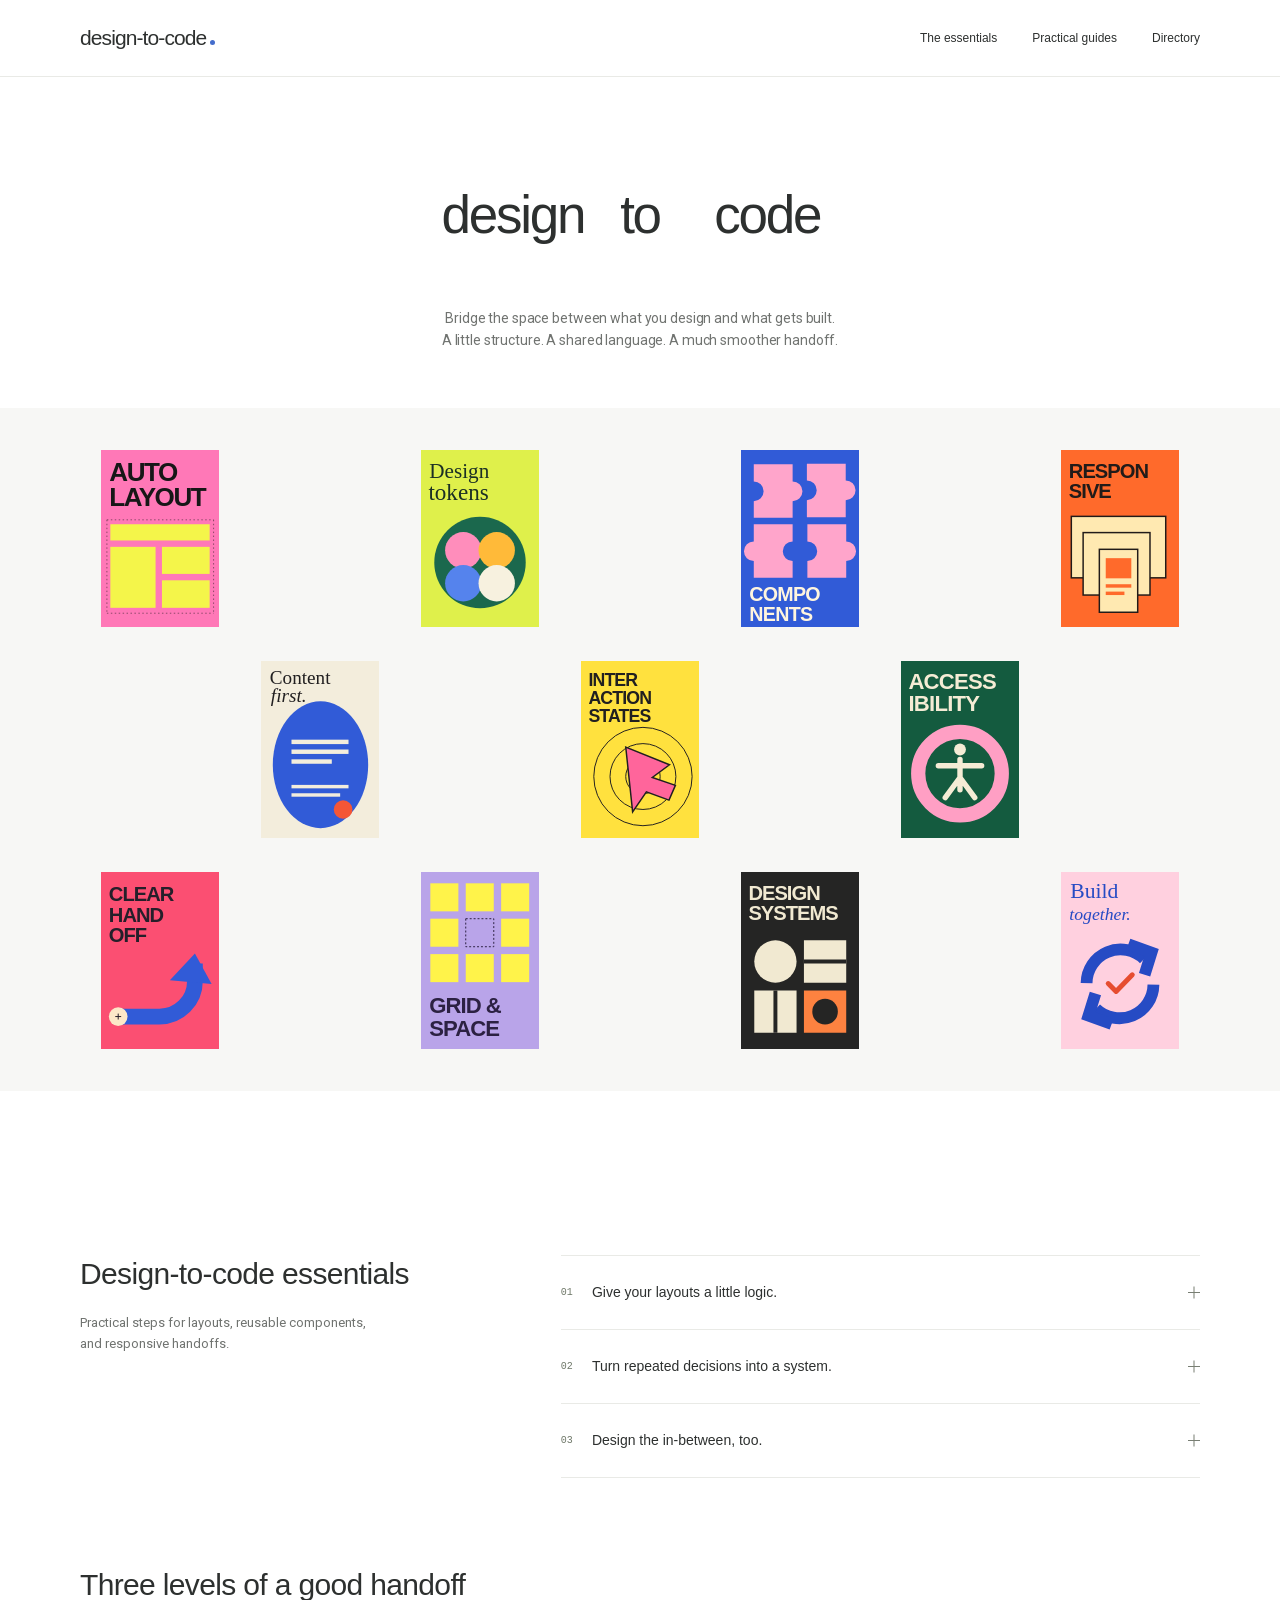
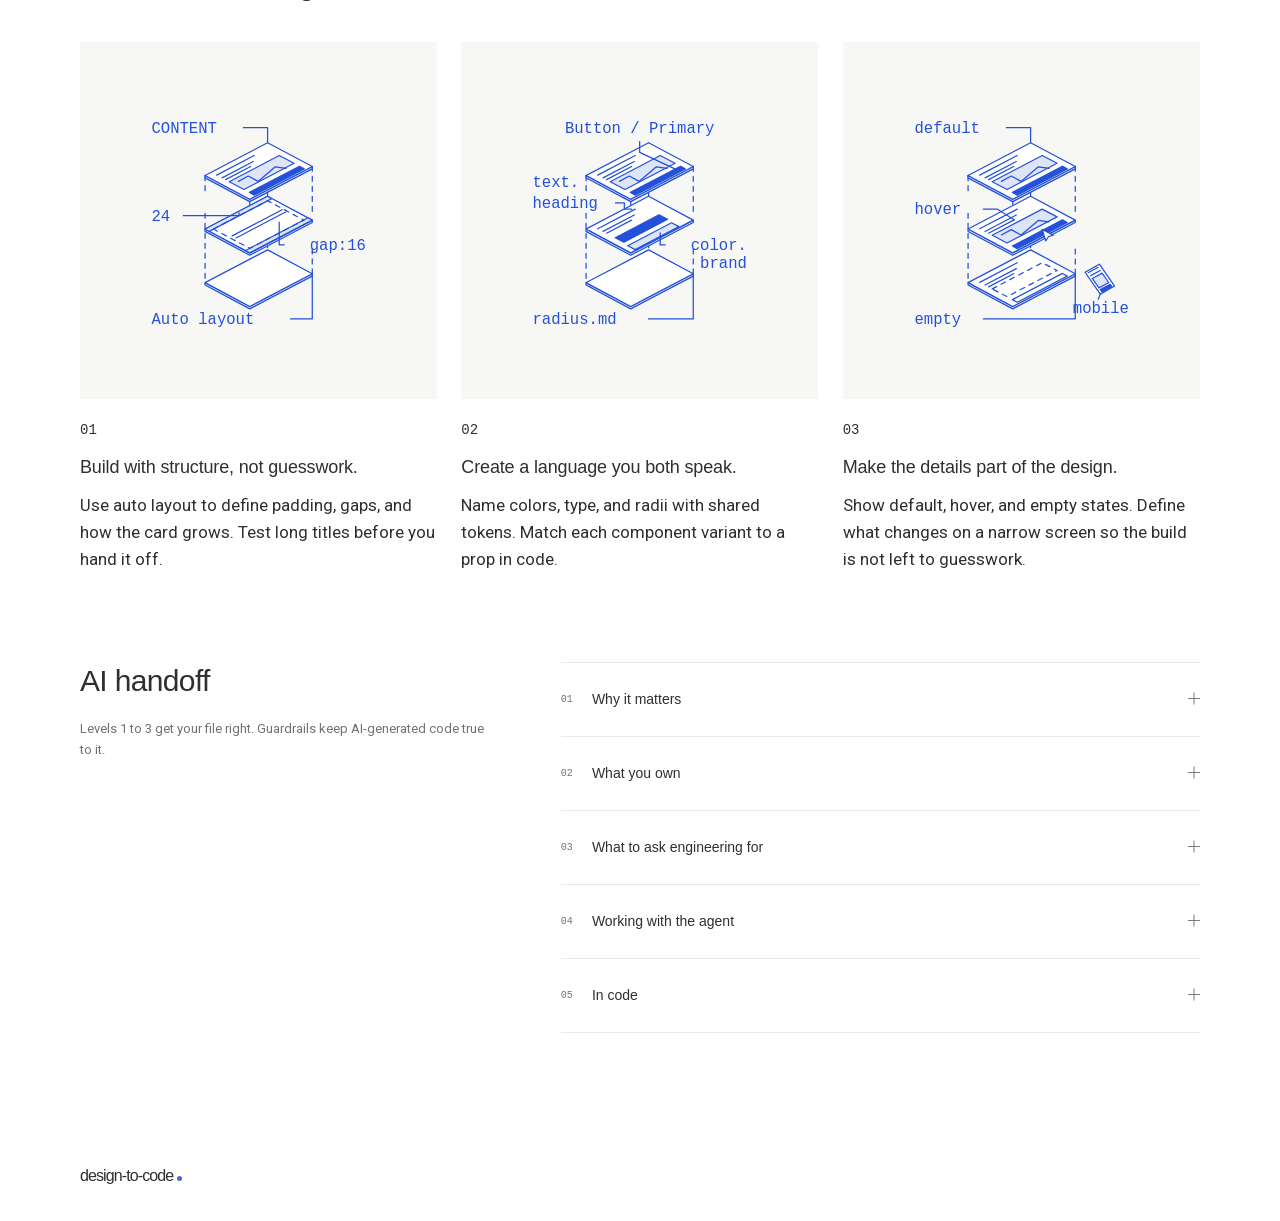
<file: index.html>
<!doctype html>
<html lang="en">
<head>
  <meta charset="utf-8">
  <meta name="viewport" content="width=device-width, initial-scale=1">
  <meta name="description" content="Practical guidance for designers on structured layouts, reusable components, and thoughtful handoffs that translate beautifully into code.">
  <meta name="theme-color" content="#ffffff">
  <title>design-to-code — A guide for designers</title>
  <link rel="stylesheet" href="styles.css">
  <link rel="stylesheet" href="handoff.css">
  <script src="script.js" defer></script>
  <script src="books.js" defer></script>
</head>
<body class="learning-page">
  <a class="skip-link" href="#main">Skip to content</a>
  <header class="site-header">
    <nav class="navigation container" aria-label="Main navigation">
      <a class="wordmark" href="#top" aria-label="design-to-code home">design-to-code<span class="wordmark-dot" aria-hidden="true"></span></a>
      <div class="nav-links">
        <a href="#principles">The essentials</a>
        <a href="#guides">Practical guides</a>
        <a class="directory-link" href="directory.html">Directory</a>
      </div>
    </nav>
  </header>
  <main id="main">
    <section class="introduction container" id="top" aria-labelledby="hero-title">
      <h1 id="hero-title" class="animated-title">
        <span class="visually-hidden">design to code</span>
        <span class="hero-words" aria-hidden="true">
          <span class="hero-word hero-word-design">design</span>
          <span class="hero-word hero-word-to">to</span>
          <span class="hero-word hero-word-code">code</span>
        </span>
      </h1>
      <p class="hero-description">Bridge the space between what you design and what gets built.<br class="desktop-break"> A little structure. A shared language. A much smoother handoff.</p>
    </section>

    <section class="cover-gallery" aria-label="Design-to-code visual library">
      <div class="cover-gallery-grid container">
        <figure class="cover-tile"><button class="cover-button" type="button" data-book="auto-layout" aria-label="Open Auto layout"><span class="book-cover"><img src="assets/covers/auto-layout.svg" width="240" height="360" alt="Auto layout: structured rows, columns, and spacing"></span></button></figure>
        <figure class="cover-tile"><button class="cover-button" type="button" data-book="design-tokens" aria-label="Open Design tokens"><span class="book-cover"><img src="assets/covers/design-tokens.svg" width="240" height="360" alt="Design tokens: shared colors and visual foundations"></span></button></figure>
        <figure class="cover-tile"><button class="cover-button" type="button" data-book="components" aria-label="Open Components"><span class="book-cover"><img src="assets/covers/components.svg" width="240" height="360" alt="Components: reusable interface building blocks"></span></button></figure>
        <figure class="cover-tile"><button class="cover-button" type="button" data-book="responsive" aria-label="Open Responsive design"><span class="book-cover"><img src="assets/covers/responsive.svg" width="240" height="360" alt="Responsive design: layouts that adapt to different screens"></span></button></figure>
        <figure class="cover-tile"><button class="cover-button" type="button" data-book="content-first" aria-label="Open Content first"><span class="book-cover"><img src="assets/covers/content-first.svg" width="240" height="360" alt="Content first: design with realistic text and imagery"></span></button></figure>
        <figure class="cover-tile"><button class="cover-button" type="button" data-book="interaction-states" aria-label="Open Interaction states"><span class="book-cover"><img src="assets/covers/interaction-states.svg" width="240" height="360" alt="Interaction states: show how controls behave"></span></button></figure>
        <figure class="cover-tile"><button class="cover-button" type="button" data-book="accessibility" aria-label="Open Accessibility"><span class="book-cover"><img src="assets/covers/accessibility.svg" width="240" height="360" alt="Accessibility: make interfaces work for everyone"></span></button></figure>
        <figure class="cover-tile"><button class="cover-button" type="button" data-book="clear-handoff" aria-label="Open Clear handoff"><span class="book-cover"><img src="assets/covers/clear-handoff.svg" width="240" height="360" alt="Clear handoff: communicate intent to developers"></span></button></figure>
        <figure class="cover-tile"><button class="cover-button" type="button" data-book="grid-space" aria-label="Open Grid and space"><span class="book-cover"><img src="assets/covers/grid-space.svg" width="240" height="360" alt="Grid and space: organize visual relationships"></span></button></figure>
        <figure class="cover-tile"><button class="cover-button" type="button" data-book="design-systems" aria-label="Open Design systems"><span class="book-cover"><img src="assets/covers/design-systems.svg" width="240" height="360" alt="Design systems: connected components and conventions"></span></button></figure>
        <figure class="cover-tile"><button class="cover-button" type="button" data-book="build-together" aria-label="Open Build together"><span class="book-cover"><img src="assets/covers/build-together.svg" width="240" height="360" alt="Build together: review the implementation collaboratively"></span></button></figure>
      </div>
    </section>

    <dialog class="book-reader" id="book-reader" aria-labelledby="reader-title" aria-describedby="reader-intro">
      <div class="reader-toolbar"><button id="close-reader" class="reader-close" type="button" autofocus>Close <span aria-hidden="true">×</span></button></div>
      <div class="reader-spread">
        <div class="reader-cover-page"><img id="reader-cover" width="240" height="360" alt=""></div>
        <div class="reader-content">
          <h2 id="reader-title"></h2>
          <p id="reader-intro"></p>
          <h3>Put it into practice</h3>
          <ul id="reader-lessons"></ul>
          <div class="reader-exercise"><h3>Try it in your next design</h3><p id="reader-exercise"></p></div>
        </div>
      </div>
    </dialog>

    <section class="guides container" id="guides" aria-labelledby="guides-title">
      <div class="section-heading">
        <h2 id="guides-title">Design-to-code essentials</h2>
        <p>Practical steps for layouts, reusable components,<br>and responsive handoffs.</p>
      </div>
      <div class="guide-list">
        <details class="guide" id="layout-guide">
          <summary><span class="guide-number">01</span><span>Give your layouts a little logic.</span><span class="expand-icon" aria-hidden="true"></span></summary>
          <div class="guide-content">
            <p>A layout should explain how elements relate, not just where they sit in one screenshot.</p>
            <ul>
              <li>Use auto layout for rows, stacks, and repeated content. Define padding, gaps, alignment, and wrapping instead of positioning every element manually.</li>
              <li>Choose fixed, fill, or content-sized dimensions intentionally. Show what grows when text wraps and what stays aligned.</li>
              <li>Name layers by their role, such as Product card or Primary action, and keep the hierarchy close to the interface's structure.</li>
            </ul>
            <p class="try-it"><strong>Try this:</strong> Replace a short heading with a long one. Does the card grow naturally without overlapping its neighbors?</p>
          </div>
        </details>
        <details class="guide" id="components-guide">
          <summary><span class="guide-number">02</span><span>Turn repeated decisions into a system.</span><span class="expand-icon" aria-hidden="true"></span></summary>
          <div class="guide-content">
            <p>Consistency works best when design and code share the same building blocks.</p>
            <ul>
              <li>Use components for repeated patterns. Define variants for meaningful differences, such as size and state, instead of detaching every instance.</li>
              <li>Use semantic tokens for colors, type, spacing, and radii. A name like <code>color.text.secondary</code> communicates intent better than a hex value.</li>
              <li>Agree on component and token names with developers. Check the existing code library before designing a new version of something it already supports.</li>
            </ul>
            <p class="try-it"><strong>Try this:</strong> Change your primary color token. Every primary action should update without editing individual screens.</p>
          </div>
        </details>
        <details class="guide" id="handoff-guide">
          <summary><span class="guide-number">03</span><span>Design the in-between, too.</span><span class="expand-icon" aria-hidden="true"></span></summary>
          <div class="guide-content">
            <p>The happy path is only one part of a working interface. Make the rest explicit.</p>
            <ul>
              <li>Show narrow and wide layouts, then describe what stacks, wraps, hides, or scrolls between them. Choose breakpoints based on when content stops fitting.</li>
              <li>Include focus, hover, disabled, loading, empty, error, and success states where relevant. Note keyboard behavior, labels, and accessible contrast.</li>
              <li>Use realistic content, including long text and missing images. Document interactions, export required assets, and review the built page together.</li>
            </ul>
            <p class="try-it"><strong>Try this:</strong> Walk through the interface using only a keyboard. Can you reach every action and always tell where focus is?</p>
          </div>
        </details>
      </div>
    </section>

    <section class="principles container handoff-levels" id="principles" aria-labelledby="levels-title">
      <h2 class="principles-title" id="levels-title">Three levels of a good handoff</h2>
      <article class="principle">
        <a class="handoff-poster structure-poster" href="#layout-guide" aria-label="Read the guide to structured layouts">
          <svg viewBox="0 0 560 560" role="img" aria-labelledby="structure-art-title structure-art-desc">
            <title id="structure-art-title">Exploded diagram of a structured UI card</title>
            <desc id="structure-art-desc">Blue axonometric layers separate the card's content, padding and gaps, and auto layout frame. Dashed alignment guides connect the layers.</desc>
            <rect class="handoff-canvas" width="560" height="560" fill="#f7f7f5" aria-hidden="true"/>
            <defs>
              <symbol id="handoff-ui-plane" viewBox="0 0 360 198" overflow="visible">
                <path class="diagram-shape diagram-tint" d="M0 110 150 190 360 80V88L150 198 0 118Z"/>
                <path class="diagram-shape diagram-paper" d="M0 110 210 0 360 80 150 190Z"/>
              </symbol>
              <symbol id="handoff-ui-content" viewBox="0 0 360 198" overflow="visible">
                <use href="#handoff-ui-plane" width="360" height="198"/>
                <path class="diagram-shape" d="M39 109 165 43M57 118 162 63M69 124 153 80"/>
                <path class="diagram-shape diagram-tint" d="M81 131 249 43 299 69 131 157Z"/>
                <path class="diagram-shape" d="M112 130 145 112 178 130 236 81 272 86"/>
                <path class="diagram-shape diagram-accent" d="M149 167 317 79 333 88 165 176Z"/>
              </symbol>
              <symbol id="handoff-alignment" viewBox="0 0 560 560" overflow="visible">
                <path class="diagram-shape diagram-dashed" d="M184 166V200M184 250V406M324 92V332M424 145V250M424 330V386M284 219V459"/>
              </symbol>
            </defs>
            <g class="poster-artwork">
              <g class="diagram-layers" transform="translate(67.2 93.4) scale(.7)">
                <g class="diagram-motion diagram-guides">
                  <use href="#handoff-alignment" width="560" height="560"/>
                </g>
                <use data-primary-card href="#handoff-ui-plane" x="184" y="332" width="240" height="132"/>
                <g class="diagram-motion diagram-layer-middle">
                  <use href="#handoff-ui-plane" x="184" y="212" width="240" height="132"/>
                  <g transform="translate(184 212) scale(.6666667)">
                    <path class="diagram-shape diagram-tint" d="M0 110 210 0 224 8 14 118ZM150 190 360 80 346 72 136 182Z"/>
                    <path class="diagram-shape diagram-dashed" d="M28 110 210 15 332 80 150 175Z"/>
                    <path class="diagram-shape" d="M91 133 259 45M104 140 272 52"/>
                  </g>
                </g>
                <g class="diagram-motion diagram-layer-top">
                  <use href="#handoff-ui-content" x="184" y="92" width="240" height="132"/>
                </g>
              </g>
              <g class="diagram-motion diagram-note-top">
                <path class="diagram-shape" d="M256 134H294V157.8"/>
                <text x="112" y="142">CONTENT</text>
              </g>
              <g class="diagram-motion diagram-note-middle">
                <path class="diagram-shape" d="M162 272H249.2V267.7M320 318H312.2V282.4"/>
                <text x="112" y="280">24</text>
                <text x="448" y="326" text-anchor="end">gap:16</text>
              </g>
              <path class="diagram-shape" d="M330 434H364V362.9"/>
              <text x="112" y="442">Auto layout</text>
            </g>
          </svg>
        </a>
        <div class="card-copy">
          <p class="level-number" aria-label="Level 1">01</p>
          <h3><a href="#layout-guide">Build with structure, not guesswork.</a></h3>
          <p>Use auto layout to define padding, gaps, and how the card grows. Test long titles before you hand it off.</p>
        </div>
      </article>
      <article class="principle">
        <a class="handoff-poster tokens-poster" href="#components-guide" aria-label="Read the guide to components and design tokens">
          <svg viewBox="0 0 560 560" role="img" aria-labelledby="tokens-art-title tokens-art-desc">
            <title id="tokens-art-title">Exploded diagram of components and shared tokens</title>
            <desc id="tokens-art-desc">The same blue UI assembly separates a reusable component, its heading and brand tokens, and a shared base with a radius token.</desc>
            <rect class="handoff-canvas" width="560" height="560" fill="#f7f7f5" aria-hidden="true"/>
            <g class="poster-artwork">
              <g class="diagram-layers" transform="translate(67.2 93.4) scale(.7)">
                <g class="diagram-motion diagram-guides">
                  <use href="#handoff-alignment" width="560" height="560"/>
                </g>
                <use data-primary-card href="#handoff-ui-plane" x="184" y="332" width="240" height="132"/>
                <g class="diagram-motion diagram-layer-middle">
                  <use href="#handoff-ui-plane" x="184" y="212" width="240" height="132"/>
                  <g transform="translate(184 212) scale(.6666667)">
                    <path class="diagram-shape" d="M39 109 165 43M57 118 162 63M69 124 153 80"/>
                    <path class="diagram-shape diagram-accent" d="M98 139 245 62 274 77 127 154Z"/>
                    <path class="diagram-shape diagram-tint" d="M140 166 287 89 312 102 165 179Z"/>
                  </g>
                </g>
                <g class="diagram-motion diagram-layer-top">
                  <use href="#handoff-ui-content" x="184" y="92" width="240" height="132"/>
                </g>
              </g>
              <g class="diagram-motion diagram-note-top">
                <path class="diagram-shape" d="M280 156V173L340.2 201.2"/>
                <text x="280" y="142" text-anchor="middle">Button / Primary</text>
              </g>
              <g class="diagram-motion diagram-note-middle">
                <path class="diagram-shape" d="M242 252H256V262.1H267.4M320 318H312.2V299.2"/>
                <text x="112" y="228"><tspan>text.</tspan><tspan x="112" dy="32">heading</tspan></text>
                <text x="448" y="326" text-anchor="end"><tspan>color.</tspan><tspan x="448" dy="28">brand</tspan></text>
              </g>
              <path class="diagram-shape" d="M294 434H364V362.9"/>
              <text x="112" y="442">radius.md</text>
            </g>
          </svg>
        </a>
        <div class="card-copy">
          <p class="level-number" aria-label="Level 2">02</p>
          <h3><a href="#components-guide">Create a language you both speak.</a></h3>
          <p>Name colors, type, and radii with shared tokens. Match each component variant to a prop in code.</p>
        </div>
      </article>
      <article class="principle">
        <a class="handoff-poster states-poster" href="#handoff-guide" aria-label="Read the guide to responsive behavior and handoff">
          <svg viewBox="0 0 560 560" role="img" aria-labelledby="states-art-title states-art-desc">
            <title id="states-art-title">Exploded diagram of states and responsive behavior</title>
            <desc id="states-art-desc">Blue layers show the same card in default, hover with a cursor, and empty states. A narrow mobile layout sits beside the assembly with its own annotation.</desc>
            <rect class="handoff-canvas" width="560" height="560" fill="#f7f7f5" aria-hidden="true"/>
            <g class="poster-artwork">
              <g class="diagram-layers" transform="translate(67.2 93.4) scale(.7)">
                <g class="diagram-motion diagram-guides">
                  <use href="#handoff-alignment" width="560" height="560"/>
                </g>
                <use data-primary-card href="#handoff-ui-plane" x="184" y="332" width="240" height="132"/>
                <g transform="translate(184 332) scale(.6666667)">
                  <path class="diagram-shape" d="M39 109 165 43M57 118 162 63M69 124 153 80"/>
                  <path class="diagram-shape diagram-dashed" d="M81 131 249 43 299 69 131 157Z"/>
                  <path class="diagram-shape" d="M149 167 317 79 333 88 165 176Z"/>
                </g>
                <g class="diagram-motion diagram-layer-middle">
                  <use href="#handoff-ui-content" x="184" y="212" width="240" height="132"/>
                  <path class="diagram-shape diagram-paper" d="m350 286 8 26 6-10 11-3z"/>
                </g>
                <g class="diagram-motion diagram-layer-top">
                  <use href="#handoff-ui-content" x="184" y="92" width="240" height="132"/>
                </g>
                <path class="diagram-shape diagram-paper" d="M446 382 478 364 512 413 480 431Z"/>
                <path class="diagram-shape" d="M453 383 475 371M458 390 480 378"/>
                <path class="diagram-shape diagram-tint" d="M462 396 484 384 499 405 477 417Z"/>
                <path class="diagram-shape diagram-accent" d="M480 421 502 409 506 414 484 426Z"/>
              </g>
              <g class="diagram-motion diagram-note-top">
                <path class="diagram-shape" d="M256 134H294V157.8"/>
                <text x="112" y="142">default</text>
              </g>
              <g class="diagram-motion diagram-note-middle">
                <path class="diagram-shape" d="M220 262H242L268.8 278.9"/>
                <text x="112" y="270">hover</text>
              </g>
              <path class="diagram-shape" d="M220 434H364V362.9M400 403.1L403.2 395.1"/>
              <text x="112" y="442">empty</text>
              <text x="448" y="424" text-anchor="end">mobile</text>
            </g>
          </svg>
        </a>
        <div class="card-copy">
          <p class="level-number" aria-label="Level 3">03</p>
          <h3><a href="#handoff-guide">Make the details part of the design.</a></h3>
          <p>Show default, hover, and empty states. Define what changes on a narrow screen so the build is not left to guesswork.</p>
        </div>
      </article>
    </section>
    <section class="guides ai-handoff container" id="ai-handoff" aria-labelledby="ai-handoff-title">
      <div class="section-heading">
        <h2 id="ai-handoff-title">AI handoff</h2>
        <p>Levels 1 to 3 get your file right. Guardrails keep AI-generated code true to it.</p>
      </div>
      <div class="guide-list">
        <details class="guide" id="ai-why">
          <summary><span class="guide-number">01</span><span>Why it matters</span><span class="expand-icon" aria-hidden="true"></span></summary>
          <div class="guide-content">
            <p>AI coding tools copy whatever structure you give them. A messy file gets messy code, faster. Guardrails make the model follow your system instead of improvising.</p>
          </div>
        </details>
        <details class="guide" id="ai-design">
          <summary><span class="guide-number">02</span><span>What you own</span><span class="expand-icon" aria-hidden="true"></span></summary>
          <div class="guide-content">
            <ul>
              <li>Auto layout and variables in the Figma file.</li>
              <li>Component variants that match the props in code.</li>
              <li>Code Connect mappings between Figma components and code.</li>
              <li>A one-line use when / don't use when note on each component.</li>
            </ul>
          </div>
        </details>
        <details class="guide" id="ai-engineering">
          <summary><span class="guide-number">03</span><span>What to ask engineering for</span><span class="expand-icon" aria-hidden="true"></span></summary>
          <div class="guide-content">
            <ul>
              <li>A rules file at the repo root, such as <code>CLAUDE.md</code> or <code>AGENTS.md</code>, or project rules in <code>.cursor/rules</code>.</li>
              <li>Tokens exported as code, with shared names for colors, spacing, and type.</li>
              <li>Lint rules that ban hardcoded colors and spacing, with violations failing the build in CI.</li>
              <li>A Tailwind theme or configuration locked to those tokens.</li>
            </ul>
          </div>
        </details>
        <details class="guide" id="ai-workflow">
          <summary><span class="guide-number">04</span><span>Working with the agent</span><span class="expand-icon" aria-hidden="true"></span></summary>
          <div class="guide-content">
            <ol>
              <li>Work on one frame at a time.</li>
              <li>Ask for a plan listing components and gaps before it codes.</li>
              <li>Have it screenshot its output and compare it to the Figma frame.</li>
              <li>Review every change as a pull request.</li>
            </ol>
          </div>
        </details>
        <details class="guide" id="ai-code-guide">
          <summary><span class="guide-number">05</span><span>In code</span><span class="expand-icon" aria-hidden="true"></span></summary>
          <div class="guide-content">
            <p>Use this sample as a starting point for <code>CLAUDE.md</code>. Adapt the paths and token names to your repository.</p>
            <div class="ai-code">
              <div class="ai-code-toolbar"><span>CLAUDE.md</span><button class="copy-rules" id="copy-ai-rules" type="button" aria-describedby="copy-ai-rules-status">Copy rules</button></div>
              <pre><code id="ai-rules"># UI implementation rules
Use only components from /components/ui.
Use the design tokens exported from tokens.ts.
Never hardcode colors, spacing, or font sizes.
Match component variants to documented props.
If no component fits, stop and ask.
Do not use inline styles.
Do not add dependencies without asking.
Implement one Figma frame at a time.
Before coding, list the components and gaps in a plan.
Screenshot the result and compare it with the Figma frame.
Submit every change for review as a pull request.</code></pre>
            </div>
            <p class="copy-rules-status" id="copy-ai-rules-status" role="status" aria-live="polite"></p>
            <p class="try-it"><strong>Try this:</strong> Give the same Figma frame to an AI tool with and without the rules file. Compare which components and values each version used.</p>
          </div>
        </details>
      </div>
    </section>
  </main>
  <footer class="site-footer container">
    <a class="wordmark" href="#top">design-to-code<span class="wordmark-dot" aria-hidden="true"></span></a>
  </footer>
</body>
</html>
</file>
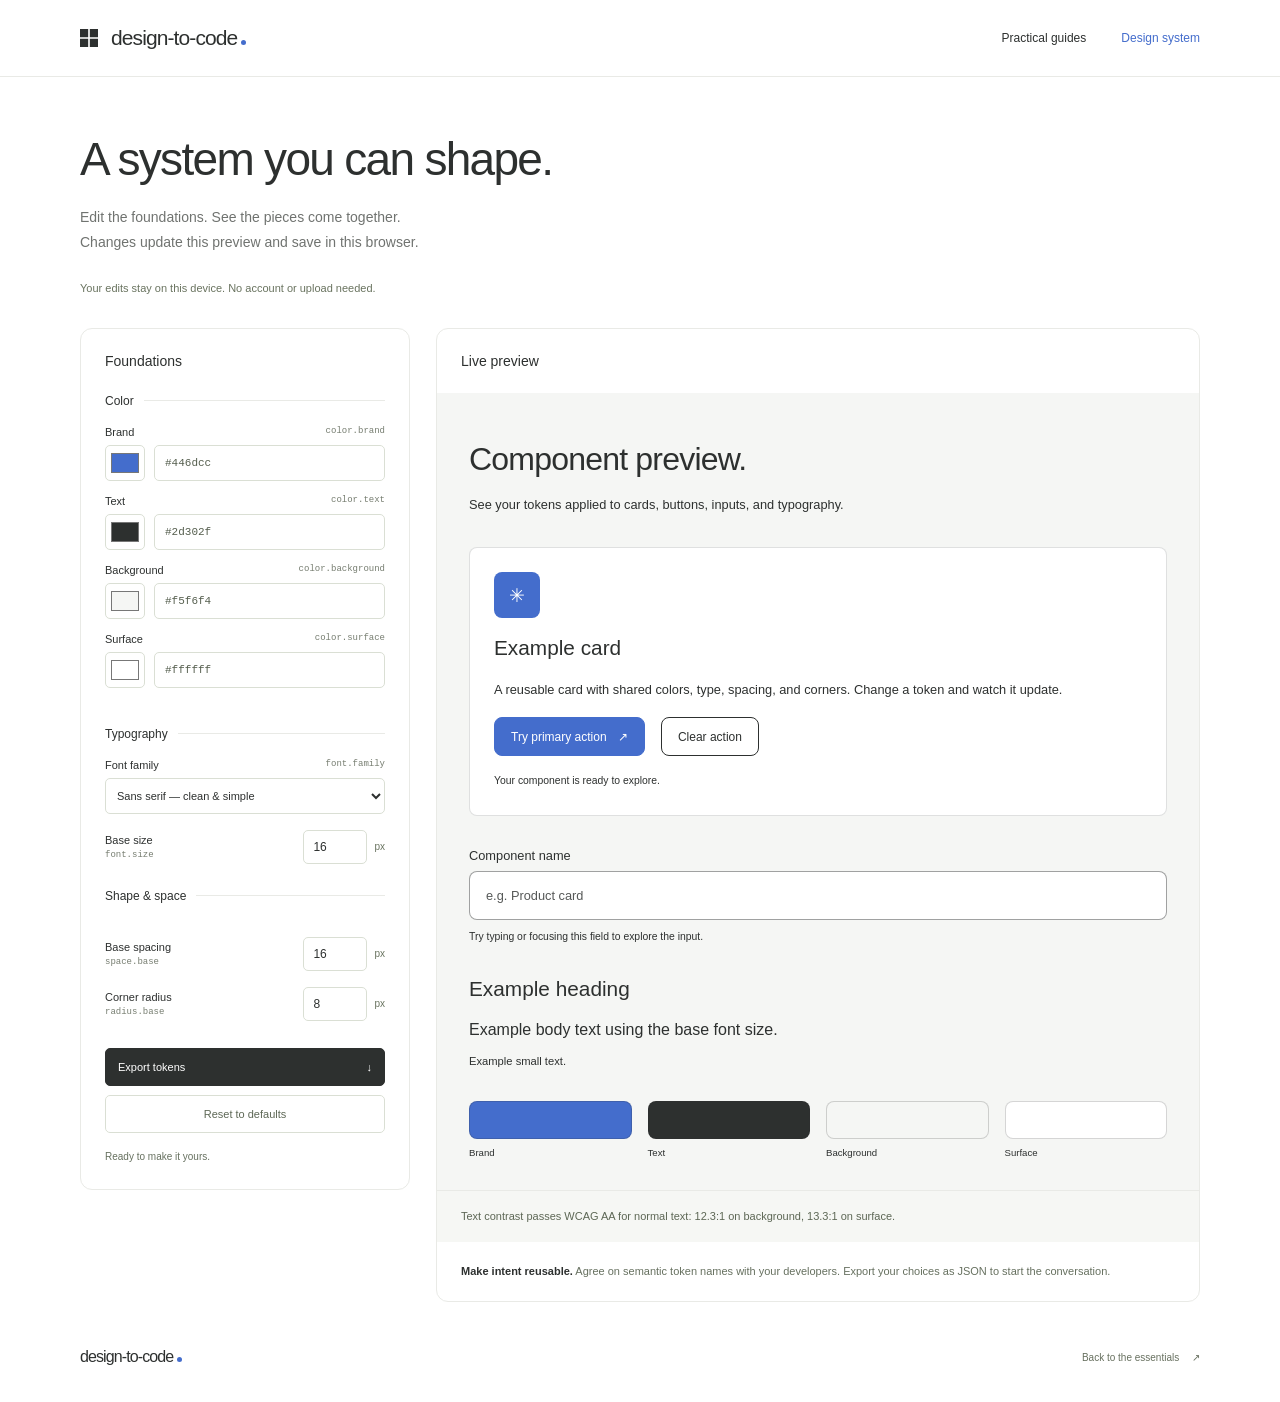
<file: design-system.html>
<!doctype html>
<html lang="en">
<head>
  <meta charset="utf-8">
  <meta name="viewport" content="width=device-width, initial-scale=1">
  <meta name="description" content="Edit your design tokens and see colors, typography, spacing, and corner radii reflected in live components.">
  <title>Design system — design-to-code</title>
  <link rel="stylesheet" href="styles.css">
  <link rel="stylesheet" href="design-system.css">
  <script src="design-system.js" defer></script>
</head>
<body>
  <a class="skip-link" href="#main">Skip to content</a>
  <header class="site-header">
    <nav class="navigation container" aria-label="Main navigation">
      <a class="wordmark" href="index.html"><img class="microsoft-mark" src="assets/microsoft-mark.svg" width="20" height="20" alt="Microsoft">design-to-code<span class="wordmark-dot" aria-hidden="true"></span></a>
      <div class="nav-links">
        <a href="index.html#guides">Practical guides</a>
        <a class="design-system-link" href="design-system.html" aria-current="page">Design system</a>
      </div>
    </nav>
  </header>
  <main id="main" class="container system-main">
    <div class="system-heading">
      <div>
        <h1>A system you can shape.</h1>
        <p>Edit the foundations. See the pieces come together.<br>Changes update this preview and save in this browser.</p>
      </div>
    </div>
    <p class="system-notice" id="storage-notice" role="status" aria-live="polite">Your edits stay on this device. No account or upload needed.</p>
    <div class="system-workspace">
      <form class="token-panel" id="token-form" novalidate>
        <div class="panel-heading"><h2>Foundations</h2></div>
        <fieldset>
          <legend>Color</legend>
          <div class="color-field">
            <label for="brand-hex">Brand <span>color.brand</span></label>
            <div class="color-inputs"><input type="color" id="brand-picker" data-token="brand" aria-label="Pick brand color" value="#446dcc"><input id="brand-hex" data-token="brand" type="text" value="#446dcc" pattern="#[0-9a-fA-F]{6}" maxlength="7" spellcheck="false" aria-describedby="brand-error"></div>
            <p class="field-error" id="brand-error"></p>
          </div>
          <div class="color-field">
            <label for="text-hex">Text <span>color.text</span></label>
            <div class="color-inputs"><input type="color" id="text-picker" data-token="text" aria-label="Pick text color" value="#2d302f"><input id="text-hex" data-token="text" type="text" value="#2d302f" pattern="#[0-9a-fA-F]{6}" maxlength="7" spellcheck="false" aria-describedby="text-error"></div>
            <p class="field-error" id="text-error"></p>
          </div>
          <div class="color-field">
            <label for="background-hex">Background <span>color.background</span></label>
            <div class="color-inputs"><input type="color" id="background-picker" data-token="background" aria-label="Pick background color" value="#f5f6f4"><input id="background-hex" data-token="background" type="text" value="#f5f6f4" pattern="#[0-9a-fA-F]{6}" maxlength="7" spellcheck="false" aria-describedby="background-error"></div>
            <p class="field-error" id="background-error"></p>
          </div>
          <div class="color-field">
            <label for="surface-hex">Surface <span>color.surface</span></label>
            <div class="color-inputs"><input type="color" id="surface-picker" data-token="surface" aria-label="Pick surface color" value="#ffffff"><input id="surface-hex" data-token="surface" type="text" value="#ffffff" pattern="#[0-9a-fA-F]{6}" maxlength="7" spellcheck="false" aria-describedby="surface-error"></div>
            <p class="field-error" id="surface-error"></p>
          </div>
        </fieldset>
        <fieldset>
          <legend>Typography</legend>
          <label class="stacked-label" for="font-family">Font family <span>font.family</span></label>
          <select id="font-family" data-token="fontFamily">
            <option value="sans">Sans serif — clean &amp; simple</option>
            <option value="serif">Serif — warm &amp; editorial</option>
            <option value="mono">Monospace — precise &amp; technical</option>
          </select>
          <label class="number-field" for="font-size"><span>Base size <small>font.size</small></span><span class="number-input"><input id="font-size" data-token="fontSize" type="number" min="12" max="24" step="1" value="16" aria-describedby="fontSize-error"><span>px</span></span></label>
          <p class="field-error" id="fontSize-error"></p>
        </fieldset>
        <fieldset>
          <legend>Shape &amp; space</legend>
          <label class="number-field" for="spacing"><span>Base spacing <small>space.base</small></span><span class="number-input"><input id="spacing" data-token="spacing" type="number" min="4" max="32" step="1" value="16" aria-describedby="spacing-error"><span>px</span></span></label>
          <p class="field-error" id="spacing-error"></p>
          <label class="number-field" for="radius"><span>Corner radius <small>radius.base</small></span><span class="number-input"><input id="radius" data-token="radius" type="number" min="0" max="24" step="1" value="8" aria-describedby="radius-error"><span>px</span></span></label>
          <p class="field-error" id="radius-error"></p>
        </fieldset>
        <div class="token-actions">
          <button type="button" id="export-tokens" class="system-button">Export tokens <span aria-hidden="true">↓</span></button>
          <button type="button" id="reset-tokens" class="system-button secondary-system-button">Reset to defaults</button>
        </div>
        <p id="edit-status" class="edit-status" role="status" aria-live="polite">Ready to make it yours.</p>
      </form>
      <section class="preview-panel" aria-labelledby="preview-title">
        <div class="panel-heading"><h2 id="preview-title">Live preview</h2></div>
        <div class="component-preview" id="component-preview">
          <div class="preview-intro"><h2>Component preview.</h2><p>See your tokens applied to cards, buttons, inputs, and typography.</p></div>
          <article class="demo-card">
            <div class="demo-card-icon" aria-hidden="true">✳</div>
            <h3>Example card</h3>
            <p>A reusable card with shared colors, type, spacing, and corners. Change a token and watch it update.</p>
            <div class="demo-buttons">
              <button class="demo-primary" id="demo-action" type="button">Try primary action <span aria-hidden="true">↗</span></button>
              <button class="demo-secondary" id="demo-reset" type="button">Clear action</button>
            </div>
            <p class="demo-status" id="demo-status" role="status" aria-live="polite">Your component is ready to explore.</p>
          </article>
          <div class="demo-input-group"><label for="demo-input">Component name</label><input id="demo-input" type="text" placeholder="e.g. Product card" maxlength="80"><p>Try typing or focusing this field to explore the input.</p></div>
          <div class="demo-type"><h3>Example heading</h3><p>Example body text using the base font size.</p><small>Example small text.</small></div>
          <div class="demo-swatches" aria-label="Current color palette">
            <div><span data-swatch="brand"></span><small>Brand</small></div>
            <div><span data-swatch="text"></span><small>Text</small></div>
            <div><span data-swatch="background"></span><small>Background</small></div>
            <div><span data-swatch="surface"></span><small>Surface</small></div>
          </div>
        </div>
        <p class="contrast-notice" id="contrast-notice" role="status" aria-live="polite"></p>
        <div class="system-tip"><strong>Make intent reusable.</strong> Agree on semantic token names with your developers. Export your choices as JSON to start the conversation.</div>
      </section>
    </div>
  </main>
  <footer class="site-footer container"><a class="wordmark" href="index.html">design-to-code<span class="wordmark-dot" aria-hidden="true"></span></a><a href="index.html">Back to the essentials <span aria-hidden="true">↗</span></a></footer>
</body>
</html>
</file>
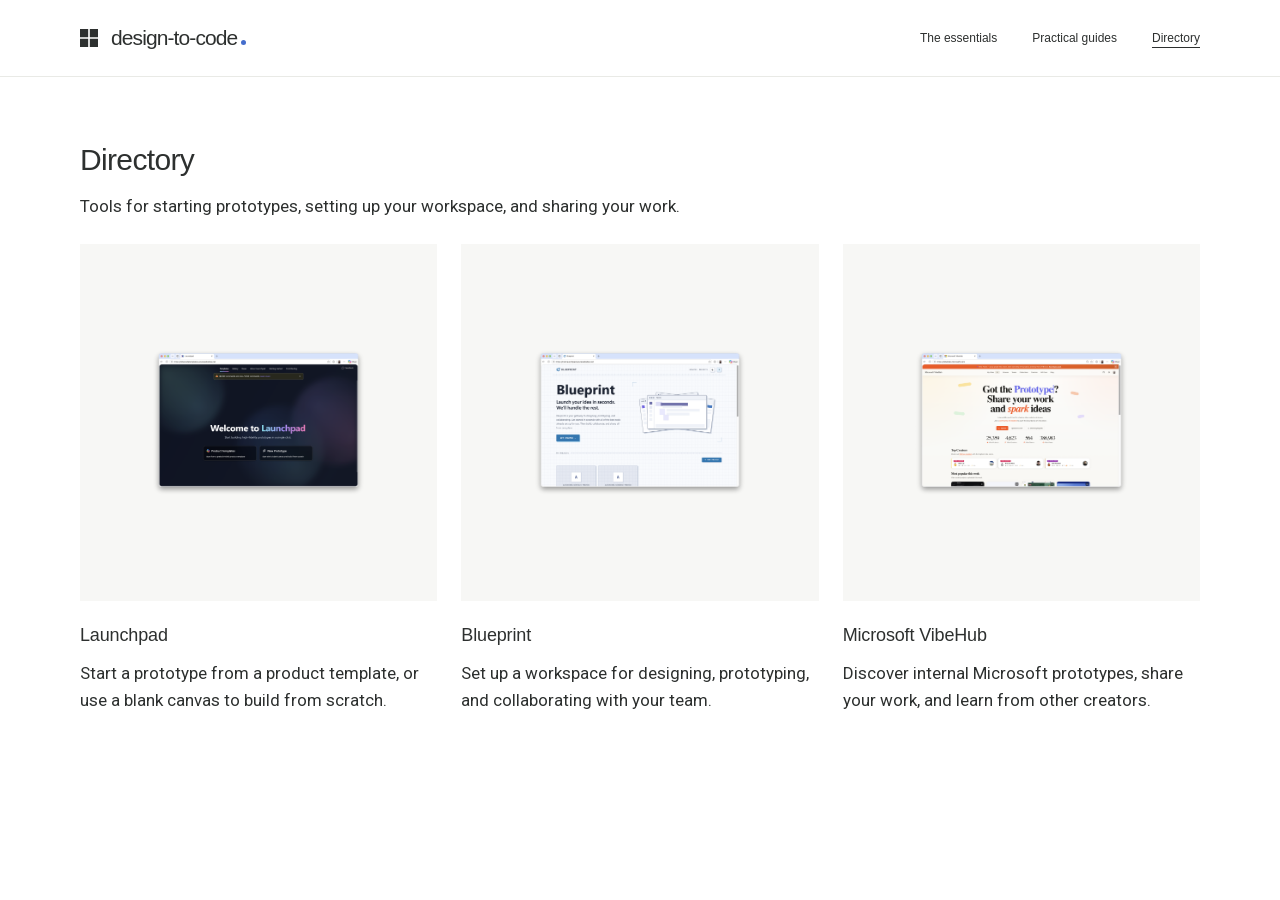
<file: directory.html>
<!doctype html>
<html lang="en">
<head>
  <meta charset="utf-8">
  <meta name="viewport" content="width=device-width, initial-scale=1">
  <meta name="description" content="Resources for starting prototypes, preparing a design workspace, and sharing your work.">
  <meta name="theme-color" content="#ffffff">
  <title>Directory | design-to-code</title>
  <link rel="stylesheet" href="styles.css">
  <link rel="stylesheet" href="directory.css">
</head>
<body class="learning-page directory-page">
  <a class="skip-link" href="#main">Skip to content</a>
  <header class="site-header">
    <nav class="navigation container" aria-label="Main navigation">
      <a class="wordmark" href="index.html#top" aria-label="Microsoft design-to-code home"><img class="microsoft-mark" src="assets/microsoft-mark.svg" width="20" height="20" alt="Microsoft">design-to-code<span class="wordmark-dot" aria-hidden="true"></span></a>
      <div class="nav-links">
        <a href="index.html#principles">The essentials</a>
        <a href="index.html#guides">Practical guides</a>
        <a class="directory-link" href="directory.html" aria-current="page">Directory</a>
      </div>
    </nav>
  </header>
  <main id="main">
    <section class="principles directory-resources container" aria-labelledby="directory-title">
      <div class="directory-heading">
        <h1 class="principles-title" id="directory-title">Directory</h1>
        <p>Tools for starting prototypes, setting up your workspace, and sharing your work.</p>
      </div>
      <article class="principle">
        <a class="directory-poster" href="https://vibecodetemplates.azurewebsites.net" aria-label="Open Launchpad">
          <img src="assets/directory/launchpad.png" width="2000" height="1389" alt="Launchpad homepage with Product Templates and New Prototype options.">
        </a>
        <div class="card-copy">
          <h2><a href="https://vibecodetemplates.azurewebsites.net">Launchpad</a></h2>
          <p>Start a prototype from a product template, or use a blank canvas to build from scratch.</p>
        </div>
      </article>
      <article class="principle">
        <a class="directory-poster" href="https://cxd-launchpad.azurewebsites.net" aria-label="Open Blueprint">
          <img src="assets/directory/blueprint.png" width="2000" height="1389" alt="Blueprint homepage with workspace setup and collaboration guidance.">
        </a>
        <div class="card-copy">
          <h2><a href="https://cxd-launchpad.azurewebsites.net">Blueprint</a></h2>
          <p>Set up a workspace for designing, prototyping, and collaborating with your team.</p>
        </div>
      </article>
      <article class="principle">
        <a class="directory-poster" href="https://vibehub.microsoft.com" aria-label="Open Microsoft VibeHub">
          <img src="assets/directory/vibehub.png" width="2000" height="1389" alt="Microsoft VibeHub homepage for sharing and browsing internal prototypes.">
        </a>
        <div class="card-copy">
          <h2><a href="https://vibehub.microsoft.com">Microsoft VibeHub</a></h2>
          <p>Discover internal Microsoft prototypes, share your work, and learn from other creators.</p>
        </div>
      </article>
    </section>
  </main>
</body>
</html>
</file>
<file: styles.css>
@font-face {
  font-family: "Roboto";
  src: url("assets/fonts/roboto-latin.woff2") format("woff2");
  font-style: normal;
  font-weight: 400 700;
  font-display: swap;
}

:root {
  color-scheme: light;
  --ink: #2d302f;
  --muted: #707370;
  --line: #e9eae6;
  --panel: #f5f6f4;
  --blue: #446dcc;
}

* { box-sizing: border-box; }
html { scroll-behavior: smooth; scroll-padding-top: 30px; }
body { margin: 0; background: #fff; color: var(--ink); font-family: "Helvetica Neue", Helvetica, Arial, sans-serif; -webkit-font-smoothing: antialiased; }
.learning-page p, .learning-page .guide-content li, .learning-page .reader-content li { font-family: "Roboto", "Helvetica Neue", Helvetica, Arial, sans-serif; }
.learning-page h1, .learning-page h2, .learning-page h3, .learning-page summary { font-weight: 400; }
a { color: inherit; text-decoration: none; }
button, input { font: inherit; }
a, button, summary, input { -webkit-tap-highlight-color: transparent; }
a:focus-visible, button:focus-visible, summary:focus-visible, input:focus-visible { outline: 3px solid var(--blue); outline-offset: 5px; border-radius: 3px; }
.container { width: min(1120px, calc(100% - 96px)); margin-inline: auto; }
.site-header { border-bottom: 1px solid var(--line); }
.navigation { min-height: 76px; display: flex; align-items: center; justify-content: space-between; gap: 24px; }
.wordmark { display: inline-flex; align-items: baseline; gap: 4px; font-size: 21px; font-weight: 500; letter-spacing: -.9px; white-space: nowrap; }
.microsoft-mark { width: 18px; height: 18px; margin-right: 9px; align-self: center; flex-shrink: 0; }
.wordmark-dot { width: 5px; height: 5px; background: var(--blue); border-radius: 50%; }
.nav-links { display: flex; align-items: center; gap: 35px; font-size: 12px; }
.nav-links > a:hover { color: var(--blue); }
.introduction { padding-block: 67px 57px; text-align: center; }
h1 { margin: 0; font-weight: 400; font-size: clamp(36px, 4.2vw, 53px); letter-spacing: -2.25px; line-height: 1.08; }
.hero-words { display: inline-grid; grid-template-columns: 3.1em 1em 3.1em; column-gap: .35em; padding-block: .8em; }
.hero-word { grid-row: 1; white-space: nowrap; }
.hero-word-design { grid-column: 1; animation: swap-design 4.8s ease-in-out both; }
.hero-word-to { grid-column: 2; }
.hero-word-code { grid-column: 3; animation: swap-code 4.8s ease-in-out both; }
@keyframes swap-design {
  0%, 35%, 95%, 100% { transform: translate(0, 0); }
  40%, 90% { transform: translate(2.4em, -.75em); }
  45%, 85% { transform: translate(4.8em, 0); }
}
@keyframes swap-code {
  0%, 35%, 95%, 100% { transform: translate(0, 0); }
  40%, 90% { transform: translate(-2.4em, .75em); }
  45%, 85% { transform: translate(-4.8em, 0); }
}
.hero-description { margin: 22px 0 0; color: var(--muted); font-size: 14px; line-height: 1.55; letter-spacing: -.12px; }
.cover-gallery { background: #f7f7f5; padding-block: 42px; margin-bottom: 76px; }
.cover-gallery-grid { display: grid; grid-template-columns: repeat(7, minmax(0, 1fr)); gap: 34px 0; justify-items: center; align-items: start; }
.cover-tile { margin: 0; width: min(100%, 118px); }
.cover-tile img { display: block; width: 100%; height: auto; }
.cover-button { --book-shift: 0px; --book-scale: 1; --book-open: 0; display: block; position: relative; width: 100%; border: 0; padding: 0; background: none; cursor: pointer; }
.cover-button::before { content: ""; position: absolute; inset: 0; border: 1px solid #dedace; background: #fff; opacity: var(--book-open); transition: opacity .2s ease; pointer-events: none; }
.cover-button::after { content: ""; position: absolute; inset: 14% 13% 16% 17%; background: linear-gradient(#a59e8b, #a59e8b) 0 0 / 66% 2px no-repeat, repeating-linear-gradient(to bottom, #c6beac 0 1px, transparent 1px 9px) 0 17px / 100% calc(100% - 17px) no-repeat; opacity: var(--book-open); transition: opacity .2s ease; pointer-events: none; }
.book-cover { display: block; position: relative; z-index: 1; transform-origin: left center; transform: translateX(var(--book-shift)) scaleX(var(--book-scale)); transition: transform .35s cubic-bezier(.2, .65, .25, 1); pointer-events: none; }
.cover-button:focus { --book-shift: -8px; --book-scale: .68; --book-open: 1; }
@media (hover: hover) and (pointer: fine) {
  .cover-button:hover { --book-shift: -8px; --book-scale: .68; --book-open: 1; }
}
.book-reader { width: min(860px, calc(100% - 40px)); max-height: calc(100dvh - 48px); padding: 0; border: 0; border-radius: 8px; color: var(--ink); background: #fff; box-shadow: 0 24px 90px #0003; }
.book-reader[open] { animation: reader-open .2s ease-out; }
.book-reader::backdrop { background: #20251fcc; }
.reader-toolbar { display: flex; justify-content: flex-end; position: sticky; top: 0; background: #fff; z-index: 1; padding: 10px 16px; border-bottom: 1px solid #e5e3db; }
.reader-close { border: 0; padding: 9px 12px; background: none; color: #535a4e; font-size: 12px; cursor: pointer; }
.reader-close span { margin-left: 12px; font-size: 20px; vertical-align: -1px; }
.reader-spread { display: grid; grid-template-columns: .75fr 1.25fr; }
.reader-cover-page { padding: 40px 30px; display: flex; justify-content: center; align-items: center; background: #fff; box-shadow: inset -12px 0 18px -16px #302f284d; }
.reader-cover-page img { width: min(100%, 190px); height: auto; box-shadow: 3px 5px 12px #23221d17; }
.reader-content { padding: 34px 36px 40px; border-left: 1px solid #e3e1d7; background: #fff; }
.reader-content h2 { font-size: 30px; line-height: 1.2; letter-spacing: -.9px; margin: 0 0 18px; }
.reader-content h3 { font-size: 13px; margin: 24px 0 12px; }
.reader-content p, .reader-content li { color: #62665c; font-size: 13px; line-height: 1.6; }
.reader-content p { margin: 0; }
.reader-content ul { padding-left: 18px; margin: 0; }
.reader-content li { padding-left: 3px; margin-bottom: 8px; }
.reader-exercise { border-top: 1px solid #e3e1d7; margin-top: 24px; }
body.reader-open { overflow: hidden; }
@keyframes reader-open { from { opacity: 0; transform: translateY(8px) scale(.98); } to { opacity: 1; transform: none; } }
.cover-tile:nth-child(1), .cover-tile:nth-child(8) { grid-column: 1; }
.cover-tile:nth-child(2), .cover-tile:nth-child(9) { grid-column: 3; }
.cover-tile:nth-child(3), .cover-tile:nth-child(10) { grid-column: 5; }
.cover-tile:nth-child(4), .cover-tile:nth-child(11) { grid-column: 7; }
.cover-tile:nth-child(5) { grid-column: 2; }
.cover-tile:nth-child(6) { grid-column: 4; }
.cover-tile:nth-child(7) { grid-column: 6; }
.principles { display: grid; grid-template-columns: repeat(3, minmax(0, 1fr)); gap: 16px; }
.principles-title { grid-column: 1 / -1; }
.illustration-link { display: block; border-radius: 12px; }
.illustration { aspect-ratio: 1; position: relative; background: var(--panel); border-radius: 12px; overflow: hidden; }
.illustration svg { display: block; width: 100%; height: 100%; transition: transform .3s ease; }
.illustration-link:hover svg { transform: translateY(-3px); }
.card-copy { padding: 20px 5px 0 0; }
.card-copy h3 { margin: 0 0 8px; font-size: 18px; letter-spacing: -.15px; line-height: 1.5; }
.card-copy h3 a { display: block; }
.card-copy h3 a:hover { color: var(--blue); }
.card-copy p { margin: 0; color: var(--muted); font-size: 12px; line-height: 1.6; max-width: 340px; }
.guides { display: grid; grid-template-columns: .9fr 1.4fr; gap: 70px; padding-block: 88px; }
.section-heading h2, .principles-title { font-size: clamp(22px, 2.6vw, 30px); line-height: 1.25; letter-spacing: -.65px; margin: 0; }
.principles-title { margin-bottom: 14px; }
.section-heading > p:last-child { font-size: 13px; color: var(--muted); line-height: 1.6; margin: 20px 0 0; }
.guide { border-bottom: 1px solid var(--line); scroll-margin-top: 28px; }
.guide:first-child { border-top: 1px solid var(--line); }
.guide summary { display: flex; align-items: center; gap: 19px; list-style: none; padding-block: 26px; font-size: 14px; cursor: pointer; line-height: 1.5; }
.guide summary::-webkit-details-marker { display: none; }
.guide-number { color: #6f7869; font-family: "Courier New", monospace; font-size: 10px; }
.expand-icon { position: relative; width: 12px; height: 12px; flex-shrink: 0; margin-left: auto; }
.expand-icon::before, .expand-icon::after { content: ""; position: absolute; background: #787e73; left: 0; top: 5px; width: 12px; height: 1px; }
.expand-icon::after { transform: rotate(90deg); }
.guide[open] .expand-icon::after { display: none; }
.guide summary:hover { color: var(--blue); }
.guide-content { padding: 0 0 25px 33px; color: #62685f; font-size: 13px; line-height: 1.6; }
.guide-content p { margin: 0 0 12px; }
.guide-content ul { padding-left: 17px; }
.guide-content li { margin-bottom: 8px; }
.guide-content .try-it { background: var(--panel); border-radius: 6px; padding: 14px 17px; margin: 16px 0 0; }
.site-footer { display: flex; align-items: center; justify-content: space-between; gap: 20px; padding-block: 46px 36px; }
.site-footer .wordmark { font-size: 16px; }
.site-footer > a:last-child:not(.wordmark) { font-size: 10px; color: #67705f; }
.site-footer > a:last-child:not(.wordmark) span { margin-left: 10px; }
.skip-link { position: fixed; top: 12px; left: 12px; padding: 12px 20px; background: var(--ink); color: #fff; z-index: 10; transform: translateY(-150%); }
.skip-link:focus { transform: translateY(0); }
.visually-hidden { position: absolute; width: 1px; height: 1px; margin: -1px; padding: 0; clip: rect(0, 0, 0, 0); overflow: hidden; white-space: nowrap; border: 0; }

@media (min-width: 1400px) {
  .container { width: min(1200px, calc(100% - 120px)); }
  .introduction { padding-block: 76px 64px; }
}
@media (max-width: 900px) {
  .container { width: calc(100% - 48px); }
  .nav-links { gap: 20px; }
  .nav-links > a:first-child { display: none; }
  .principles { gap: 13px; }
  .card-copy h3 { font-size: 16px; }
  .guides { gap: 35px; grid-template-columns: .8fr 1.3fr; }
}
@media (max-width: 620px) {
  html { scroll-padding-top: 20px; }
  .container { width: calc(100% - 40px); }
  .navigation { min-height: 70px; gap: 15px; }
  .wordmark { font-size: 19px; }
  .nav-links { gap: 0; }
  .nav-links > a { display: none; }
  .navigation { flex-direction: column; align-items: stretch; padding-block: 15px; gap: 12px; }
  .wordmark { align-self: flex-start; }
  .nav-links { justify-content: space-between; }
  .nav-links > a.design-system-link { display: inline-block; font-size: 12px; }
  .learning-page .nav-links > a.directory-link { display: inline-block; font-size: 12px; }
  .introduction { padding-block: 54px 40px; }
  h1 { font-size: clamp(31px, 8.9vw, 45px); letter-spacing: -1.6px; line-height: 1.12; }
  .hero-description { font-size: 13px; margin-top: 20px; max-width: 370px; margin-inline: auto; }
  .desktop-break { display: none; }
  .cover-gallery { padding-block: 32px; margin-bottom: 44px; }
  .cover-gallery-grid { grid-template-columns: repeat(2, minmax(0, 1fr)); gap: 32px 24px; }
  .cover-tile:nth-child(n) { grid-column: auto; }
  .cover-tile:last-child { grid-column: 1 / -1; }
  .book-reader { width: calc(100% - 24px); max-height: calc(100dvh - 24px); }
  .reader-spread { grid-template-columns: 1fr; }
  .reader-cover-page { padding: 24px; box-shadow: none; }
  .reader-cover-page img { width: 108px; }
  .reader-content { padding: 28px 24px 32px; border-left: 0; border-top: 1px solid #e3e1d7; }
  .reader-content h2 { font-size: 27px; }
  .principles { grid-template-columns: 1fr; gap: 32px; max-width: 410px; }
  .illustration { border-radius: 11px; }
  .card-copy { padding-top: 17px; }
  .card-copy h3 { font-size: 18px; }
  .card-copy p { font-size: 13px; max-width: none; }
  .guides { grid-template-columns: 1fr; gap: 32px; padding-block: 54px; }
  .guide summary { gap: 13px; font-size: 13px; padding-block: 23px; }
  .guide-content { padding-left: 27px; }
  .site-footer { flex-wrap: wrap; padding-block: 32px; gap: 12px; }
}
@media (prefers-reduced-motion: reduce) {
  html { scroll-behavior: auto; }
  .hero-word { animation: none; transform: none; }
  .book-reader[open] { animation: none; }
  .book-cover, .cover-button::before, .cover-button::after { transition: none; }
  .illustration svg { transition: none; }
  .illustration-link:hover svg { transform: none; }
}
</file>
<file: handoff.css>
.handoff-levels { --level-gap: 24px; --diagram-blue: #2451da; gap: var(--level-gap); }
.handoff-poster { display: block; aspect-ratio: 1 / 1; background: #f7f7f5; container-type: inline-size; }
.handoff-poster svg { display: block; width: 100%; height: auto; fill: var(--diagram-blue); font: 27px ui-monospace, "SFMono-Regular", Consolas, "Liberation Mono", monospace; }
/* Compensate for the SVG viewBox so rendered labels stay at least 13.5px. */
.handoff-poster svg { font-size: clamp(13.5px, calc(43.74px - 5.4cqw), 30.24px); }
.diagram-shape { fill: none; stroke: var(--diagram-blue); stroke-width: 1.25px; vector-effect: non-scaling-stroke; stroke-linejoin: round; stroke-linecap: round; }
.diagram-paper { fill: #fff; }
.diagram-tint { fill: color-mix(in srgb, var(--diagram-blue) 15%, white); }
.diagram-accent { fill: var(--diagram-blue); }
.diagram-dashed { stroke-dasharray: 5 5; }
.handoff-levels .card-copy { padding: 22px 0 0; }
.handoff-levels .level-number { position: relative; font: 14px/1.4 ui-monospace, "SFMono-Regular", Consolas, monospace; color: var(--ink); margin: 0 0 14px; max-width: none; }
.handoff-levels .card-copy h3 { font-size: 18px; line-height: 1.4; margin-bottom: 12px; }
.handoff-levels .card-copy > p:not(.level-number) { font-size: 17px; line-height: 1.6; color: var(--ink); max-width: none; }

@media (prefers-reduced-motion: no-preference) {
  .diagram-motion { transition: transform 480ms cubic-bezier(.2, .7, .2, 1); }
  .diagram-layer-top { --diagram-expansion: translateY(-24px); }
  .diagram-layer-middle { --diagram-expansion: translateY(-12px); }
  .diagram-note-top { --diagram-expansion: translateY(-16.8px); }
  .diagram-note-middle { --diagram-expansion: translateY(-8.4px); }
  .diagram-guides { --diagram-expansion: scaleY(1.065); transform-origin: 0 464px; }
  .handoff-poster.is-entering .diagram-motion { animation: handoff-expand 1800ms ease-in-out; }
  .handoff-poster:focus-visible .diagram-motion { animation: none; transform: var(--diagram-expansion); }
  @keyframes handoff-expand {
    0%, 100% { transform: none; }
    35%, 65% { transform: var(--diagram-expansion); }
  }
}
@media (prefers-reduced-motion: no-preference) and (hover: hover) {
  .handoff-poster:hover .diagram-motion { animation: none; transform: var(--diagram-expansion); }
}

.ai-handoff { scroll-margin-top: 30px; }
.ai-handoff .guide-content ol { padding-left: 17px; }
.ai-code { border: 1px solid var(--line); background: var(--panel); border-radius: 6px; overflow: hidden; }
.ai-code-toolbar { display: flex; align-items: center; justify-content: space-between; gap: 16px; padding: 14px 20px; border-bottom: 1px solid var(--line); }
.ai-code-toolbar > span { font: 15px ui-monospace, "SFMono-Regular", Consolas, monospace; }
.copy-rules { min-height: 44px; border: 1px solid var(--ink); padding: 8px 14px; border-radius: 4px; color: var(--ink); background: #fff; cursor: pointer; }
.copy-rules:hover { background: var(--panel); }
.copy-rules:disabled { cursor: wait; }
.ai-code pre { margin: 0; padding: 20px; font: 16px/1.65 ui-monospace, "SFMono-Regular", Consolas, monospace; white-space: pre-wrap; overflow-wrap: anywhere; }
.ai-code code { font: inherit; color: var(--ink); }
.ai-handoff .copy-rules-status { margin: 10px 0 12px; min-height: 1.6em; }
.copy-rules-status[data-state="error"] { color: #a03425; }

@media (max-width: 1000px) {
  .handoff-levels { --level-gap: 16px; width: calc(100% - 48px); }
}
@media (max-width: 829px) {
  .handoff-levels { grid-template-columns: 1fr; width: min(560px, calc(100% - 40px)); max-width: 560px; gap: 40px; }
}
@media (max-width: 620px) {
  .ai-code-toolbar { padding-inline: 14px; gap: 10px; }
  .ai-code pre { padding: 16px; }
}
</file>
<file: design-system.css>
.system-main { padding-top: 58px; }
.system-heading { display: flex; align-items: center; justify-content: space-between; gap: 24px; }
.system-heading h1 { font-size: clamp(32px, 4vw, 46px); letter-spacing: -1.7px; }
.system-heading p { font-size: 14px; line-height: 1.8; color: var(--muted); margin: 20px 0 0; }
.system-notice { color: #69735f; font-size: 11px; line-height: 1.7; margin: 24px 0 30px; }
.system-notice.storage-error { color: #a03425; }
.system-workspace { display: grid; grid-template-columns: 330px minmax(0, 1fr); gap: 26px; align-items: start; }
.token-panel, .preview-panel { border: 1px solid var(--line); border-radius: 12px; overflow: hidden; }
.token-panel { padding: 24px; }
.panel-heading { display: flex; align-items: center; justify-content: space-between; gap: 15px; }
.panel-heading h2 { font-size: 14px; font-weight: 500; margin: 0; }
.token-panel fieldset { border: 0; border-top: 1px solid var(--line); padding: 0; margin: 25px 0 0; min-width: 0; }
.token-panel legend { font-size: 12px; font-weight: 500; padding: 0 10px 0 0; margin-bottom: 18px; }
.color-field { margin-bottom: 14px; }
.color-field label, .stacked-label { display: flex; justify-content: space-between; font-size: 11px; margin-bottom: 7px; gap: 8px; }
.color-field label span, .stacked-label span { color: #767d70; font-size: 9px; font-family: "Courier New", monospace; }
.color-inputs { display: flex; gap: 9px; }
.color-inputs input[type="color"] { flex-shrink: 0; width: 40px; height: 36px; padding: 3px; border: 1px solid #dadfd4; border-radius: 5px; cursor: pointer; background: #fff; }
.color-inputs input[type="text"] { width: 100%; min-width: 0; height: 36px; padding: 7px 10px; border: 1px solid #dadfd4; border-radius: 5px; font-size: 11px; font-family: "Courier New", monospace; color: #555e4e; background: #fff; }
.token-panel select { width: 100%; padding: 10px 7px; color: var(--ink); background: #fff; border: 1px solid #dadfd4; border-radius: 5px; font: inherit; font-size: 11px; }
.number-field { display: flex; align-items: center; justify-content: space-between; gap: 12px; margin-top: 16px; font-size: 11px; }
.number-field small { display: block; color: #767d70; font-family: "Courier New", monospace; font-size: 9px; margin-top: 4px; }
.number-input { display: flex; align-items: center; gap: 7px; color: #69735f; font-size: 10px; }
.number-input input { width: 64px; padding: 9px; border: 1px solid #dadfd4; border-radius: 5px; font-size: 12px; background: #fff; color: var(--ink); }
.token-panel input:focus-visible, .token-panel select:focus-visible { outline: 2px solid var(--blue); outline-offset: 2px; }
.token-panel input[aria-invalid="true"] { border-color: #b13e2d; }
.field-error { font-size: 10px; color: #a03425; line-height: 1.6; margin: 5px 0 0; }
.field-error:empty { display: none; }
.token-actions { display: flex; flex-direction: column; gap: 9px; margin-top: 27px; }
.system-button { display: flex; justify-content: space-between; align-items: center; gap: 10px; border: 1px solid var(--ink); background: var(--ink); color: #fff; border-radius: 5px; padding: 12px; font-size: 11px; cursor: pointer; }
.system-button:hover { background: #465345; }
.secondary-system-button { background: #fff; border-color: #dadfd4; color: #5d6755; justify-content: center; }
.secondary-system-button:hover { background: var(--panel); }
.edit-status { font-size: 10px; color: #66705f; line-height: 1.7; margin: 15px 0 0; }
.preview-panel > .panel-heading { padding: 24px; }
.component-preview {
  --ds-brand: #446dcc;
  --ds-text: #2d302f;
  --ds-background: #f5f6f4;
  --ds-surface: #fff;
  --ds-brand-text: #fff;
  --ds-font: "Helvetica Neue", Helvetica, Arial, sans-serif;
  --ds-size: 16px;
  --ds-space: 16px;
  --ds-radius: 8px;
  padding: calc(var(--ds-space) * 2);
  background: var(--ds-background);
  color: var(--ds-text);
  font-family: var(--ds-font);
  font-size: var(--ds-size);
  overflow-wrap: anywhere;
}
.preview-intro { margin-bottom: calc(var(--ds-space) * 2); }
.preview-intro h2 { font-size: 2em; line-height: 1.15; font-weight: 400; letter-spacing: -.8px; margin: var(--ds-space) 0; }
.preview-intro p { font-size: .8em; line-height: 1.7; margin: 0; }
.demo-card { background: var(--ds-surface); padding: calc(var(--ds-space) * 1.5); border-radius: var(--ds-radius); border: 1px solid color-mix(in srgb, var(--ds-text) 15%, transparent); }
.demo-card-icon { background: var(--ds-brand); color: var(--ds-brand-text); width: 2.4em; height: 2.4em; display: grid; place-items: center; border-radius: var(--ds-radius); font-size: 1.2em; margin-bottom: var(--ds-space); }
.demo-card h3 { font-weight: 500; font-size: 1.3em; line-height: 1.35; margin: var(--ds-space) 0; }
.demo-card > p { font-size: .8em; line-height: 1.8; margin: 0 0 var(--ds-space); }
.demo-buttons { display: flex; gap: var(--ds-space); flex-wrap: wrap; }
.demo-buttons button { font-family: inherit; font-size: .75em; padding: calc(var(--ds-space) * .7) var(--ds-space); border-radius: var(--ds-radius); cursor: pointer; min-height: 34px; }
.demo-primary { background: var(--ds-brand); color: var(--ds-brand-text); border: 1px solid var(--ds-brand); }
.demo-primary span { margin-left: 8px; }
.demo-secondary { background: var(--ds-surface); color: var(--ds-text); border: 1px solid var(--ds-text); }
.demo-buttons button:hover { filter: brightness(.94); }
.demo-buttons button:focus-visible, .demo-input-group input:focus-visible { outline: 2px solid var(--ds-text); outline-offset: 4px; }
.demo-card .demo-status { margin: var(--ds-space) 0 0; font-size: .65em; }
.demo-input-group { display: flex; flex-direction: column; gap: calc(var(--ds-space) / 2); margin-top: calc(var(--ds-space) * 2); }
.demo-input-group label { font-size: .8em; }
.demo-input-group input { width: 100%; background: var(--ds-surface); color: var(--ds-text); border: 1px solid color-mix(in srgb, var(--ds-text) 45%, transparent); border-radius: var(--ds-radius); padding: var(--ds-space); font-family: inherit; font-size: .8em; }
.demo-input-group input::placeholder { color: var(--ds-text); opacity: .8; }
.demo-input-group p { font-size: .65em; margin: 0; line-height: 1.7; }
.demo-type { margin-top: calc(var(--ds-space) * 2); }
.demo-type h3 { font-size: 1.3em; font-weight: 500; margin: var(--ds-space) 0; }
.demo-type p { font-size: 1em; line-height: 1.6; margin: 0 0 calc(var(--ds-space) / 2); }
.demo-type small { font-size: .7em; }
.demo-swatches { display: grid; grid-template-columns: repeat(4, minmax(0, 1fr)); gap: var(--ds-space); margin-top: calc(var(--ds-space) * 2); }
.demo-swatches > div { min-width: 0; }
.demo-swatches span { display: block; height: 38px; border-radius: var(--ds-radius); border: 1px solid color-mix(in srgb, var(--ds-text) 20%, transparent); }
.demo-swatches small { display: block; font-size: .6em; margin-top: 8px; }
.contrast-notice { margin: 0; padding: 16px 24px; background: #f6f7f4; color: #5d6755; font-size: 11px; line-height: 1.7; border-top: 1px solid var(--line); }
.contrast-notice.contrast-warning { background: #fff5e8; color: #874f12; }
.system-tip { padding: 20px 24px; font-size: 11px; color: #66705f; line-height: 1.8; }
.system-tip strong { color: var(--ink); }
[aria-current="page"] { color: var(--blue); }
@media (max-width: 900px) {
  .system-workspace { grid-template-columns: 280px minmax(0, 1fr); gap: 18px; }
  .token-panel { padding: 20px; }
  .component-preview { padding: var(--ds-space); }
}
@media (max-width: 700px) {
  .system-main { padding-top: 38px; }
  .system-workspace { grid-template-columns: 1fr; }
  .system-heading h1 { font-size: 34px; }
  .system-heading p { font-size: 13px; }
  .component-preview { padding: calc(var(--ds-space) * 1.25); }
  .demo-swatches { gap: calc(var(--ds-space) / 2); }
}
</file>
<file: directory.css>
.directory-resources { gap: 24px; padding-block: 64px 88px; }
.directory-heading { grid-column: 1 / -1; }
.directory-heading h1 { font-size: clamp(22px, 2.6vw, 30px); line-height: 1.25; letter-spacing: -.65px; }
.directory-heading p { margin: 0; max-width: 700px; font-size: 17px; line-height: 1.6; color: var(--ink); }
.directory-poster { display: grid; place-items: center; aspect-ratio: 1 / 1; background: #f7f7f5; }
.directory-poster img { display: block; width: 60%; height: 60%; object-fit: contain; }
.directory-resources .card-copy { padding: 22px 0 0; }
.directory-resources .card-copy h2 { margin: 0 0 12px; font-size: 18px; line-height: 1.4; letter-spacing: -.15px; }
.directory-resources .card-copy h2 a { display: block; }
.directory-resources .card-copy h2 a:hover { color: var(--blue); }
.directory-resources .card-copy p { max-width: none; font-size: 17px; line-height: 1.6; color: var(--ink); }
.directory-page .directory-link { text-decoration: underline; text-underline-offset: 5px; }

@media (max-width: 1000px) {
  .directory-resources { width: calc(100% - 48px); gap: 16px; }
}
@media (max-width: 829px) {
  .directory-resources { grid-template-columns: 1fr; width: min(560px, calc(100% - 40px)); max-width: 560px; gap: 40px; }
}
@media (max-width: 620px) {
  .directory-resources { padding-block: 40px 54px; }
}
</file>
